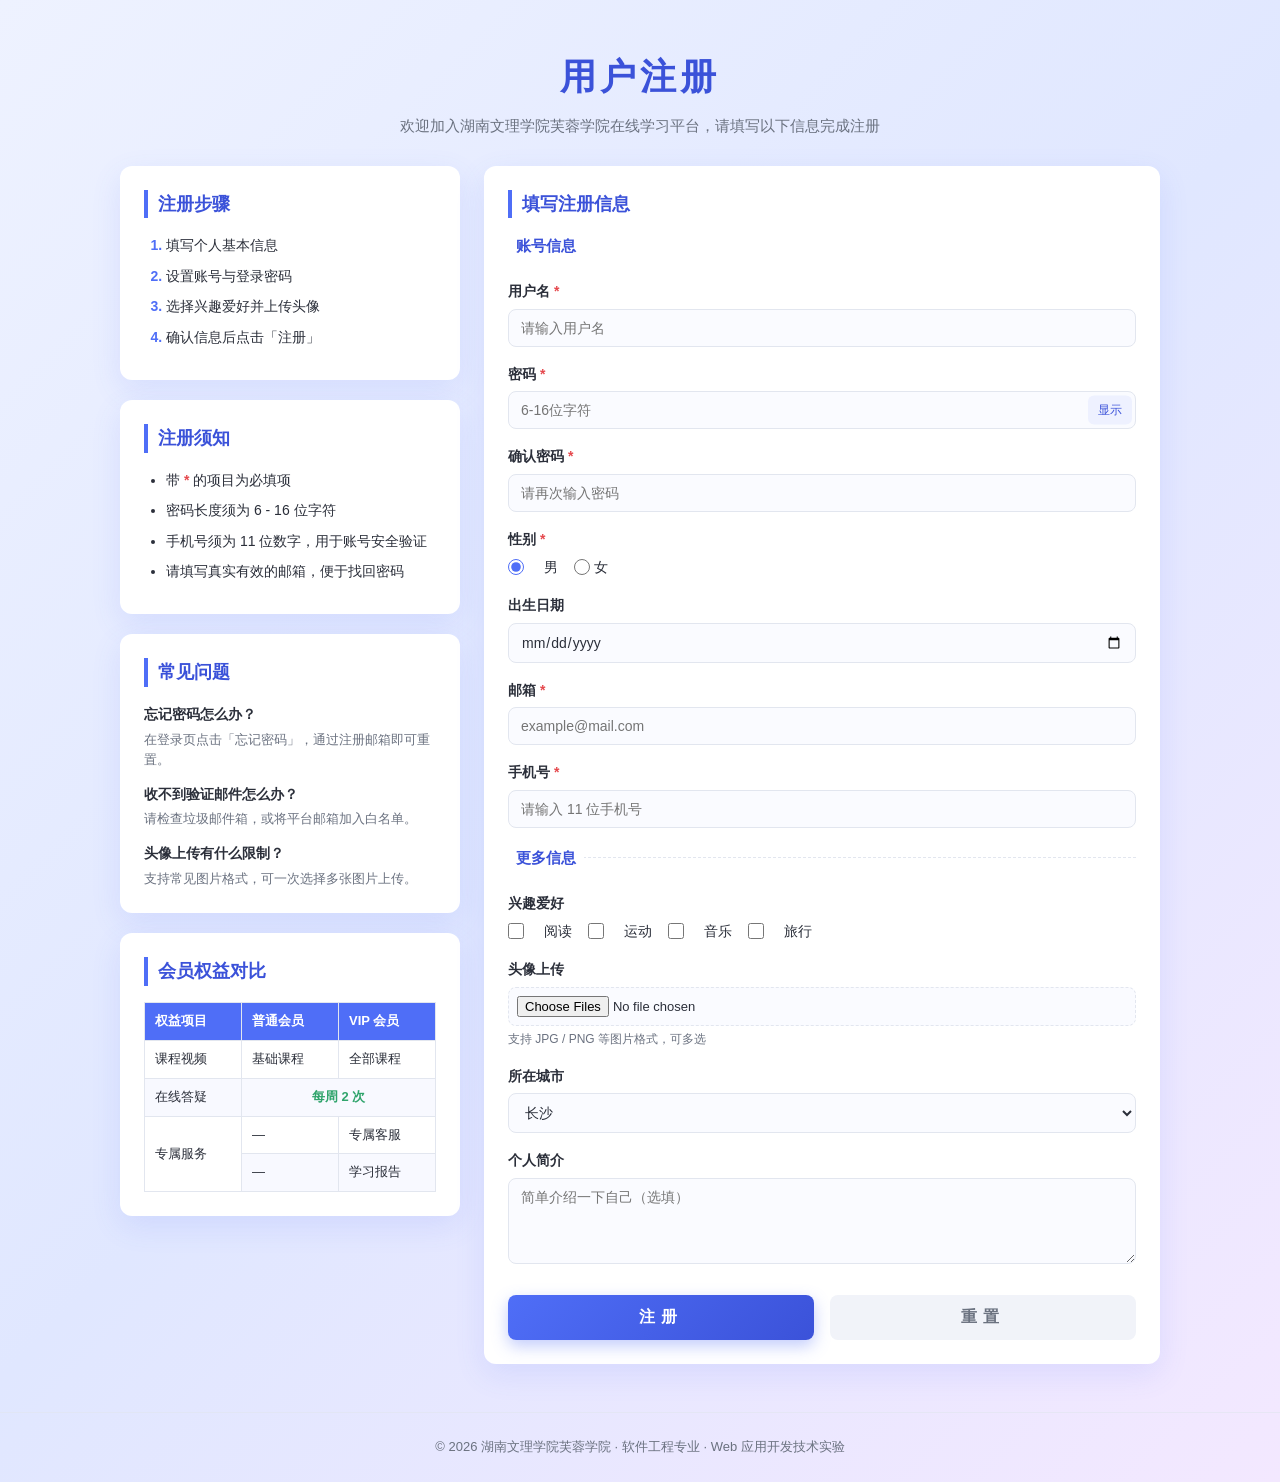
<file: 第二次作业，用户注册页面/index.html>
<!DOCTYPE html>
<html lang="zh-CN">
<head>
  <meta charset="UTF-8">
  <meta name="viewport" content="width=device-width, initial-scale=1.0">
  <title>用户注册 | 湖南文理学院芙蓉学院</title>
  <link rel="stylesheet" href="style.css">
</head>
<body>

  <!-- ============ 页面头部 ============ -->
  <header class="site-header">
    <h1>用户注册</h1>
    <p class="header-subtitle">欢迎加入湖南文理学院芙蓉学院在线学习平台，请填写以下信息完成注册</p>
  </header>

  <!-- ============ 页面主体 ============ -->
  <main class="main-container">

    <!-- 左侧信息栏 -->
    <aside class="side-column">

      <!-- 注册步骤（有序列表 ol） -->
      <section class="card">
        <h2>注册步骤</h2>
        <ol class="step-list">
          <li>填写个人基本信息</li>
          <li>设置账号与登录密码</li>
          <li>选择兴趣爱好并上传头像</li>
          <li>确认信息后点击「注册」</li>
        </ol>
      </section>

      <!-- 注册须知（无序列表 ul） -->
      <section class="card">
        <h2>注册须知</h2>
        <ul class="notice-list">
          <li>带 <span class="required">*</span> 的项目为必填项</li>
          <li>密码长度须为 6 - 16 位字符</li>
          <li>手机号须为 11 位数字，用于账号安全验证</li>
          <li>请填写真实有效的邮箱，便于找回密码</li>
        </ul>
      </section>

      <!-- 常见问题（定义列表 dl） -->
      <section class="card">
        <h2>常见问题</h2>
        <dl class="faq-list">
          <dt>忘记密码怎么办？</dt>
          <dd>在登录页点击「忘记密码」，通过注册邮箱即可重置。</dd>
          <dt>收不到验证邮件怎么办？</dt>
          <dd>请检查垃圾邮件箱，或将平台邮箱加入白名单。</dd>
          <dt>头像上传有什么限制？</dt>
          <dd>支持常见图片格式，可一次选择多张图片上传。</dd>
        </dl>
      </section>

      <!-- 会员权益对比（表格） -->
      <section class="card">
        <h2>会员权益对比</h2>
        <table class="benefit-table">
          <thead>
            <tr>
              <th>权益项目</th>
              <th>普通会员</th>
              <th>VIP 会员</th>
            </tr>
          </thead>
          <tbody>
            <tr>
              <td>课程视频</td>
              <td>基础课程</td>
              <td>全部课程</td>
            </tr>
            <tr>
              <td>在线答疑</td>
              <td colspan="2" class="center">每周 2 次</td>
            </tr>
            <tr>
              <td rowspan="2">专属服务</td>
              <td>—</td>
              <td>专属客服</td>
            </tr>
            <tr>
              <td>—</td>
              <td>学习报告</td>
            </tr>
          </tbody>
        </table>
      </section>

    </aside>

    <!-- 右侧注册表单 -->
    <section class="card form-column">
      <h2>填写注册信息</h2>
      <form id="register-form" action="register.php" method="post" novalidate>

        <!-- 账号信息 -->
        <fieldset>
          <legend>账号信息</legend>

          <div class="form-item">
            <label for="username">用户名 <span class="required">*</span></label>
            <input type="text" id="username" name="username" placeholder="请输入用户名" required>
          </div>

          <div class="form-item">
            <label for="password">密码 <span class="required">*</span></label>
            <div class="password-wrapper">
              <input type="password" id="password" name="password" placeholder="6-16位字符" minlength="6" maxlength="16" required>
              <button type="button" class="toggle-pwd" id="toggle-pwd">显示</button>
            </div>
          </div>

          <div class="form-item">
            <label for="confirm-password">确认密码 <span class="required">*</span></label>
            <input type="password" id="confirm-password" name="confirmPassword" placeholder="请再次输入密码" required>
            <span class="hint" id="pwd-hint"></span>
          </div>

          <div class="form-item">
            <span class="field-label">性别 <span class="required">*</span></span>
            <div class="radio-group">
              <!-- label 用法一：for + id 关联 -->
              <input type="radio" id="male" name="gender" value="male" checked>
              <label for="male">男</label>
              <!-- label 用法二：包裹式 -->
              <label class="wrap-label">
                <input type="radio" name="gender" value="female"> 女
              </label>
            </div>
          </div>

          <div class="form-item">
            <label for="birthday">出生日期</label>
            <input type="date" id="birthday" name="birthday">
          </div>

          <div class="form-item">
            <label for="email">邮箱 <span class="required">*</span></label>
            <input type="email" id="email" name="email" placeholder="example@mail.com" required>
          </div>

          <div class="form-item">
            <label for="phone">手机号 <span class="required">*</span></label>
            <input type="tel" id="phone" name="phone" placeholder="请输入 11 位手机号" pattern="[0-9]{11}" title="请输入 11 位数字手机号" required>
          </div>

        </fieldset>

        <!-- 更多信息 -->
        <fieldset>
          <legend>更多信息</legend>

          <div class="form-item">
            <span class="field-label">兴趣爱好</span>
            <div class="checkbox-group">
              <input type="checkbox" id="hobby-reading" name="hobby" value="reading">
              <label for="hobby-reading">阅读</label>
              <input type="checkbox" id="hobby-sports" name="hobby" value="sports">
              <label for="hobby-sports">运动</label>
              <input type="checkbox" id="hobby-music" name="hobby" value="music">
              <label for="hobby-music">音乐</label>
              <input type="checkbox" id="hobby-travel" name="hobby" value="travel">
              <label for="hobby-travel">旅行</label>
            </div>
          </div>

          <div class="form-item">
            <label for="avatar">头像上传</label>
            <input type="file" id="avatar" name="avatar" accept="image/*" multiple>
            <span class="hint">支持 JPG / PNG 等图片格式，可多选</span>
          </div>

          <div class="form-item">
            <label for="city">所在城市</label>
            <select id="city" name="city">
              <option value="beijing">北京</option>
              <option value="shanghai">上海</option>
              <option value="changsha" selected>长沙</option>
              <option value="guangzhou">广州</option>
              <option value="shenzhen">深圳</option>
            </select>
          </div>

          <div class="form-item">
            <label for="bio">个人简介</label>
            <textarea id="bio" name="bio" rows="4" cols="50" placeholder="简单介绍一下自己（选填）"></textarea>
          </div>

        </fieldset>

        <!-- 表单操作 -->
        <div class="form-actions">
          <button type="submit" class="btn-submit">注册</button>
          <button type="reset" class="btn-reset">重置</button>
        </div>

      </form>
    </section>

  </main>

  <!-- ============ 页面底部 ============ -->
  <footer class="site-footer">
    <p>&copy; 2026 湖南文理学院芙蓉学院 · 软件工程专业 · Web 应用开发技术实验</p>
  </footer>

  <script src="script.js"></script>
</body>
</html>
</file>
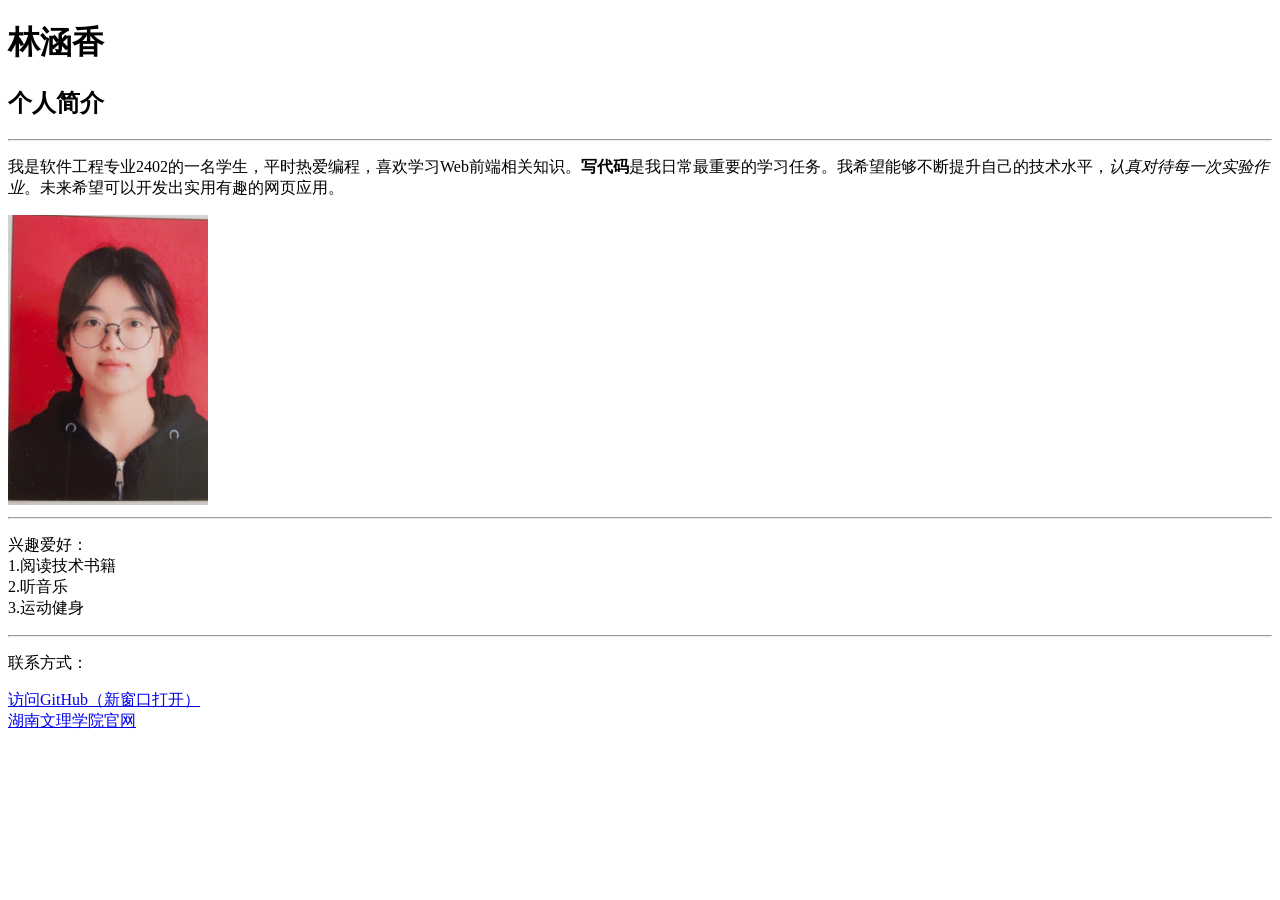
<file: 个人简介.html>
<!-- 头部区域 -->
<!DOCTYPE html>
<html lang="zh-CN">
<head>
    <meta charset="UTF-8">
    <title>个人简介</title>
</head>
<!-- 正文区域 -->
<body>
    <h1>林涵香</h1>
    <h2>个人简介</h2>
    <hr>

    <p>我是软件工程专业2402的一名学生，平时热爱编程，喜欢学习Web前端相关知识。<strong>写代码</strong>是我日常最重要的学习任务。我希望能够不断提升自己的技术水平，<em>认真对待每一次实验作业</em>。未来希望可以开发出实用有趣的网页应用。</p>

    <!-- 个人照片，网络占位图，alt必填 -->
    <img src="./我的照片/微信图片_20260107201204_103_93(1).jpg" alt="个人照片" width="200">

    <hr>
    <p>兴趣爱好：<br>
    1.阅读技术书籍<br>
    2.听音乐<br>
    3.运动健身
    </p>

    <hr>
    <p>联系方式：</p>
    <p>
        <a href="https://github.com" target="_blank">访问GitHub（新窗口打开）</a>
        <br>
        <a href="https://www.huas.cn">湖南文理学院官网</a>
    </p>

</body>
<!-- 底部区域 -->
</html>
</file>
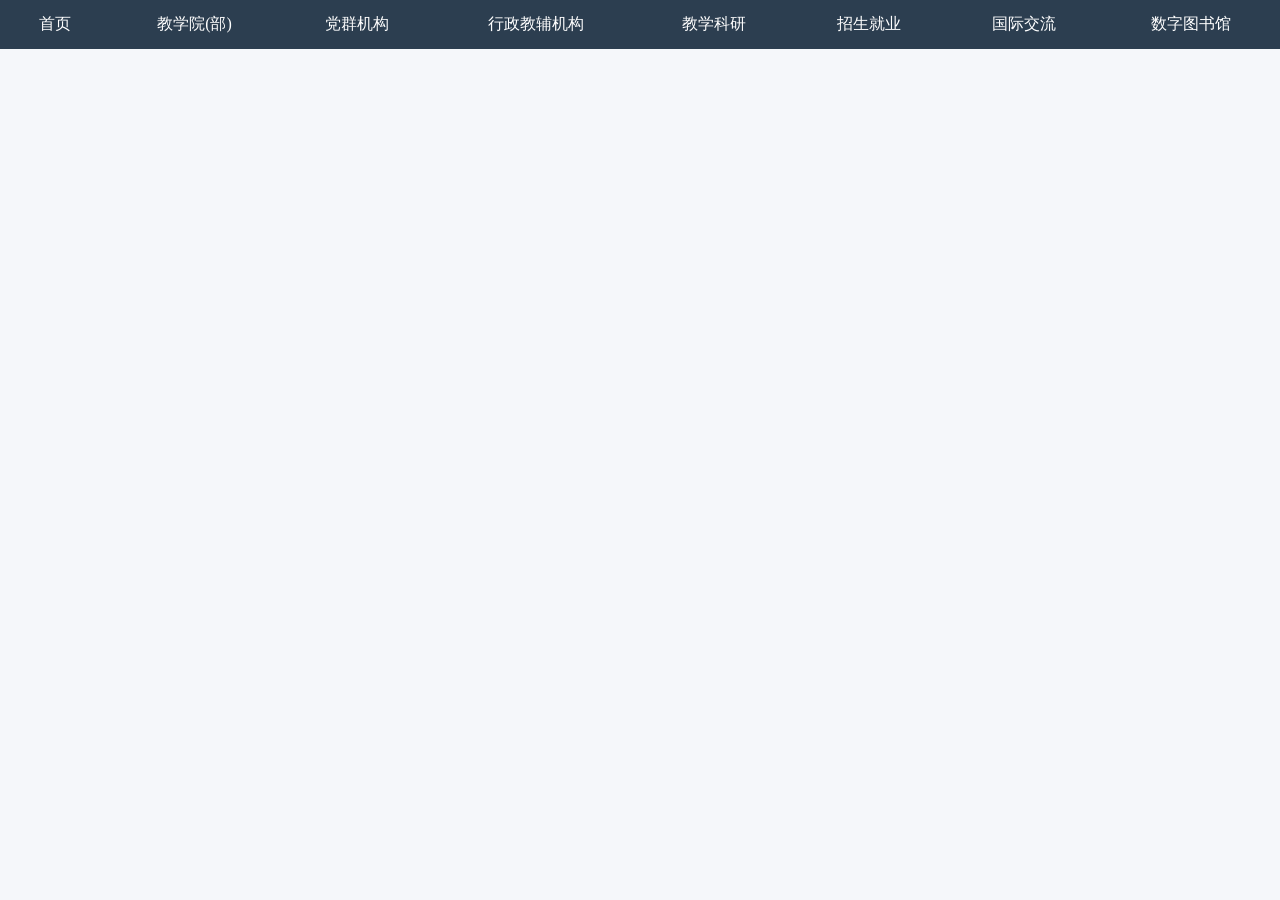
<file: 第三次作业，导航菜单/一级菜单.html>
<!DOCTYPE html>
<html lang="en">
<head>
    <meta charset="UTF-8">
    <meta name="viewport" content="width=device-width, initial-scale=1.0">
    <title>一级水平导航菜单</title>
    <style>
        * {
            margin: 0;
            padding: 0;
        }
        body {
            /* 增加页面背景，解决空白单调问题 */
            background-color: #f5f7fa;
        }
        /* 清除a标签默认下划线 */
        a {
            text-decoration: none;
            color: #fff;
        }
        table {
            background-color: #2c3e50;
            width: 100%;  /* 导航铺满整个页面宽度 */
            border-collapse: collapse; /* 合并单元格边框 */
        }
        td {
            text-align: center;
        }
        td a {
            /* 盒模型：padding扩大点击区域 */
            display: block;
            padding: 14px 22px;
            font-size: 16px;
        }
        /* 鼠标悬停伪类 */
        td a:hover {
            background-color: #3498db;
        }
        /* 页面标题区域，放在导航上方 */
        .header-title{
            background-color:#1f2937;
            color:white;
            padding:12px;
            font-size:20px;
            text-align:center;
        }
    </style>
</head>
<body>
    

    <table>
        <tr>           
            <td><a href="#">首页</a></td>
            <td><a href="#">教学院(部)</a></td>
            <td><a href="#">党群机构</a></td>
            <td><a href="#">行政教辅机构</a></td>
            <td><a href="#">教学科研</a></td>
            <td><a href="#">招生就业</a></td>
            <td><a href="#">国际交流</a></td>
            <td><a href="#">数字图书馆</a></td>
        </tr>
    </table>
    
</body>
</html>
</file>
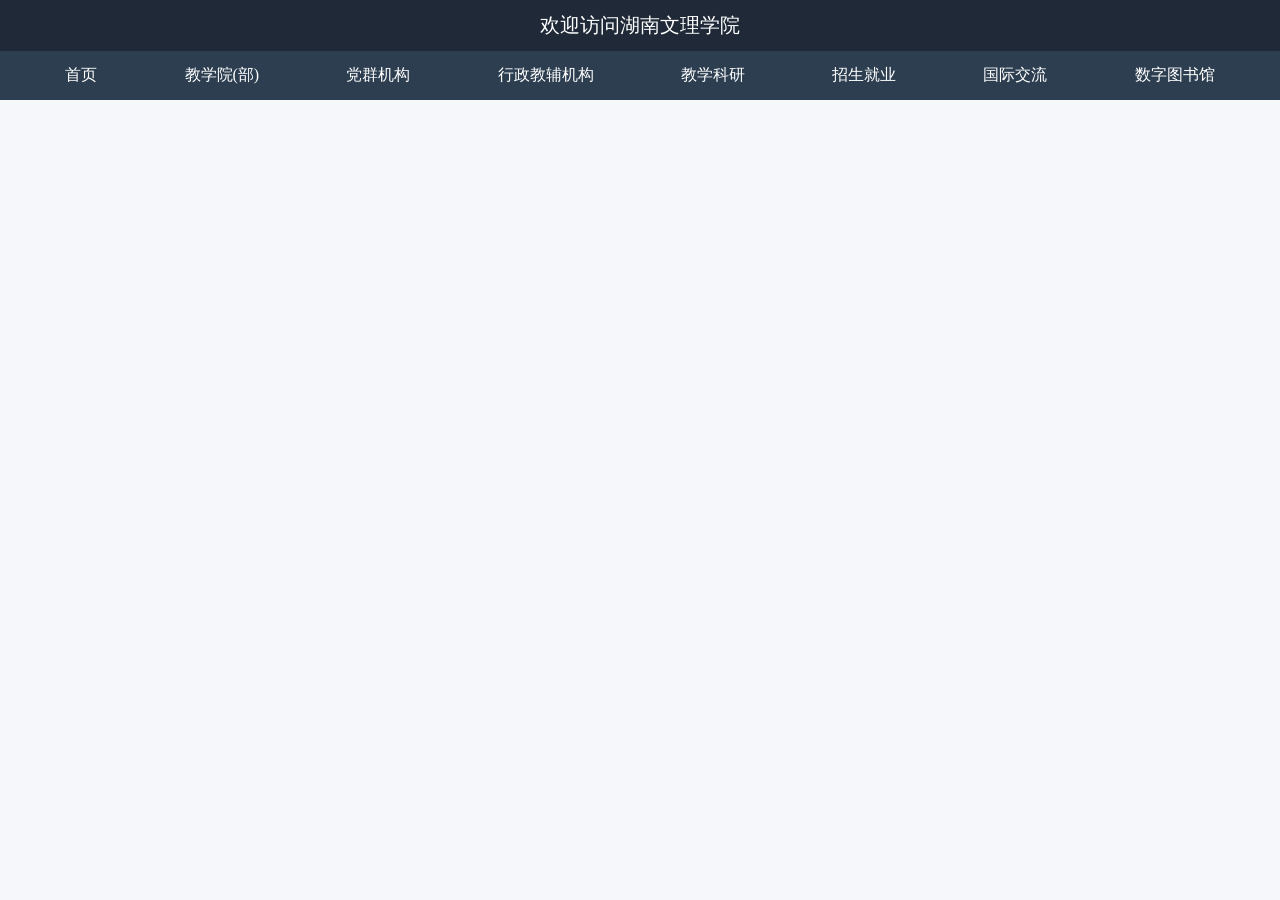
<file: 第三次作业，导航菜单/二级菜单.html>
<!DOCTYPE html>
<html lang="en">
<head>
    <meta charset="UTF-8">
    <meta name="viewport" content="width=device-width, initial-scale=1.0">
    <title>二级水平导航菜单</title>
    <style>
        * {
            margin: 0;
            padding: 0;
            list-style: none;
        }
        body {
            background-color: #f5f7fa;
        }
        a {
            text-decoration: none;
            color: white;
        }
        .logo {
            background: #1f2937;
            color: white;
            padding:12px 20px;
            text-align: center;  /*文字居中*/
            font-size: 20px;
        }
        /* 一级菜单：flex + 均匀分布 */
        body > ul:nth-child(2) {
            display: flex;
            justify-content: space-evenly;
            background-color:#2c3e50;
            width:100%;
        }
        body > ul:nth-child(2) > li {
            position: relative; /*父元素开启相对定位，给二级菜单做参照物*/
        }
        body > ul:nth-child(2) > li > a {
            display:block;
            padding:14px 22px;
            font-size:16px;
        }
        /* 一级菜单hover背景 */
        body > ul:nth-child(2) > li > a:hover {
            background-color:#3498db;
        }
        /* 二级下拉菜单，居中 */
        body > ul:nth-child(2) li ul {
            position: absolute;
            top: 100%;
            left: 50%;
            transform: translateX(-50%);
            background:#34495e;
            display: none;
            box-shadow: 0 2px 8px rgba(0,0,0,0.2); /*增加阴影，美化下拉框*/
        }
        body > ul:nth-child(2) li ul li a {
            display:block;
            padding:12px 26px;
            white-space: nowrap;
            text-align:center;  /*二级菜单文字居中*/
        }
        body > ul:nth-child(2) li ul li a:hover {
            background:#3498db;
        }
        /* 鼠标悬浮父li，显示二级ul */
        body > ul:nth-child(2) > li:hover > ul {
            display:block;
        }
    </style>
</head>
<body>
    <ul>
        <li class="logo">欢迎访问湖南文理学院</li>
    </ul>
    <ul>         
        <li><a href="#">首页</a></li>
        <li><a href="#">教学院(部)</a>
            <ul>
                <li><a href="#">计算机与电气工程学院</a></li>
                <li><a href="#">芙蓉学院</a></li>
            </ul>
        </li>
        <li><a href="#">党群机构</a></li>        
        <li><a href="#">行政教辅机构</a></li>
        <li><a href="#">教学科研</a></li>
        <li><a href="#">招生就业</a></li>
        <li><a href="#">国际交流</a></li>
        <li><a href="#">数字图书馆</a></li>
    </ul>    
</body>
</html>
</file>
<file: 第二次作业，用户注册页面/style.css>
/* ========================================
   用户注册页面样式  style.css
   湖南文理学院芙蓉学院 · Web应用开发技术实验2
   ======================================== */

/* ---------- 全局变量与重置 ---------- */
:root {
  --primary: #4f6ef7;
  --primary-dark: #3b52d9;
  --primary-light: #eef1ff;
  --text-main: #2b2f3a;
  --text-sub: #6b7280;
  --border: #e2e6ef;
  --danger: #e5484d;
  --success: #30a46c;
  --radius: 12px;
  --shadow: 0 10px 30px rgba(79, 110, 247, 0.12);
}

* {
  margin: 0;
  padding: 0;
  box-sizing: border-box;
}

body {
  font-family: "Microsoft YaHei", "PingFang SC", "Segoe UI", sans-serif;
  color: var(--text-main);
  line-height: 1.6;
  background: linear-gradient(135deg, #eef2ff 0%, #e0e7ff 50%, #f3e8ff 100%);
  min-height: 100vh;
}

/* ---------- 页面头部 ---------- */
.site-header {
  text-align: center;
  padding: 48px 20px 28px;
}

.site-header h1 {
  font-size: 36px;
  color: var(--primary-dark);
  letter-spacing: 4px;
  margin-bottom: 8px;
}

.header-subtitle {
  color: var(--text-sub);
  font-size: 15px;
}

/* ---------- 主体两栏布局 ---------- */
.main-container {
  max-width: 1080px;
  margin: 0 auto;
  padding: 0 20px 48px;
  display: flex;
  gap: 24px;
  align-items: flex-start;
}

.side-column {
  width: 340px;
  flex-shrink: 0;
  display: flex;
  flex-direction: column;
  gap: 20px;
}

.form-column {
  flex: 1;
}

/* ---------- 卡片 ---------- */
.card {
  background: #ffffff;
  border-radius: var(--radius);
  box-shadow: var(--shadow);
  padding: 24px;
}

.card h2 {
  font-size: 18px;
  color: var(--primary-dark);
  border-left: 4px solid var(--primary);
  padding-left: 10px;
  margin-bottom: 16px;
}

/* ---------- 列表样式 ---------- */
.step-list,
.notice-list {
  padding-left: 22px;
}

.step-list li,
.notice-list li {
  margin-bottom: 8px;
  font-size: 14px;
}

.step-list li::marker {
  color: var(--primary);
  font-weight: bold;
}

.faq-list dt {
  font-weight: bold;
  font-size: 14px;
  color: var(--text-main);
  margin-top: 12px;
}

.faq-list dt:first-child {
  margin-top: 0;
}

.faq-list dd {
  font-size: 13px;
  color: var(--text-sub);
  margin-left: 0;
  margin-top: 4px;
}

/* ---------- 表格 ---------- */
.benefit-table {
  width: 100%;
  border-collapse: collapse;
  font-size: 13px;
}

.benefit-table th,
.benefit-table td {
  border: 1px solid var(--border);
  padding: 8px 10px;
  text-align: left;
}

.benefit-table thead th {
  background: var(--primary);
  color: #ffffff;
  font-weight: 600;
}

.benefit-table tbody tr:nth-child(even) {
  background: #f8f9ff;
}

.benefit-table tbody tr:hover {
  background: var(--primary-light);
}

.benefit-table .center {
  text-align: center;
  color: var(--success);
  font-weight: bold;
}

/* ---------- 表单 ---------- */
fieldset {
  border: none;
  border-top: 1px dashed var(--border);
  margin-top: 18px;
  padding-top: 6px;
}

fieldset:first-of-type {
  border-top: none;
  margin-top: 0;
}

legend {
  font-weight: bold;
  color: var(--primary-dark);
  padding: 0 8px;
  font-size: 15px;
}

.form-item {
  margin-top: 16px;
}

.form-item label,
.field-label {
  display: block;
  font-size: 14px;
  font-weight: 600;
  margin-bottom: 6px;
}

.required {
  color: var(--danger);
  font-weight: bold;
}

.hint {
  display: block;
  font-size: 12px;
  color: var(--text-sub);
  margin-top: 4px;
}

.hint.error {
  color: var(--danger);
}

/* 输入控件统一风格 */
input[type="text"],
input[type="password"],
input[type="email"],
input[type="tel"],
input[type="date"],
select,
textarea {
  width: 100%;
  padding: 10px 12px;
  border: 1px solid var(--border);
  border-radius: 8px;
  font-size: 14px;
  font-family: inherit;
  color: var(--text-main);
  background: #fafbff;
  transition: border-color 0.2s, box-shadow 0.2s;
  outline: none;
}

input:focus,
select:focus,
textarea:focus {
  border-color: var(--primary);
  box-shadow: 0 0 0 3px rgba(79, 110, 247, 0.15);
  background: #ffffff;
}

textarea {
  resize: vertical;
}

/* 密码框 + 显示切换按钮 */
.password-wrapper {
  position: relative;
}

.password-wrapper input {
  padding-right: 64px;
}

.toggle-pwd {
  position: absolute;
  right: 4px;
  top: 50%;
  transform: translateY(-50%);
  border: none;
  background: var(--primary-light);
  color: var(--primary-dark);
  font-size: 12px;
  padding: 6px 10px;
  border-radius: 6px;
  cursor: pointer;
}

.toggle-pwd:hover {
  background: #dde3ff;
}

/* 单选框 / 复选框 */
.radio-group,
.checkbox-group {
  display: flex;
  flex-wrap: wrap;
  gap: 16px;
  align-items: center;
}

.radio-group input[type="radio"],
.checkbox-group input[type="checkbox"] {
  width: 16px;
  height: 16px;
  accent-color: var(--primary);
  margin-right: 4px;
  vertical-align: middle;
}

.radio-group label,
.checkbox-group label {
  display: inline-flex;
  align-items: center;
  font-weight: normal;
  margin-bottom: 0;
  cursor: pointer;
  font-size: 14px;
}

/* 文件上传 */
input[type="file"] {
  width: 100%;
  padding: 8px;
  border: 1px dashed var(--border);
  border-radius: 8px;
  font-size: 13px;
  background: #fafbff;
  cursor: pointer;
}

/* ---------- 按钮 ---------- */
.form-actions {
  display: flex;
  gap: 16px;
  margin-top: 24px;
}

.btn-submit,
.btn-reset {
  flex: 1;
  padding: 12px 0;
  border: none;
  border-radius: 8px;
  font-size: 16px;
  font-weight: bold;
  letter-spacing: 6px;
  cursor: pointer;
  transition: transform 0.15s, box-shadow 0.2s;
}

.btn-submit {
  background: linear-gradient(135deg, var(--primary) 0%, var(--primary-dark) 100%);
  color: #ffffff;
  box-shadow: 0 6px 16px rgba(79, 110, 247, 0.35);
}

.btn-submit:hover {
  transform: translateY(-2px);
  box-shadow: 0 10px 22px rgba(79, 110, 247, 0.45);
}

.btn-reset {
  background: #f1f3f9;
  color: var(--text-sub);
}

.btn-reset:hover {
  background: #e6e9f2;
}

/* ---------- 页面底部 ---------- */
.site-footer {
  text-align: center;
  padding: 24px 20px;
  color: var(--text-sub);
  font-size: 13px;
  border-top: 1px solid rgba(226, 230, 239, 0.6);
}

/* ---------- 响应式 ---------- */
@media (max-width: 900px) {
  .main-container {
    flex-direction: column;
  }

  .side-column {
    width: 100%;
  }

  .site-header h1 {
    font-size: 28px;
  }
}
</file>
